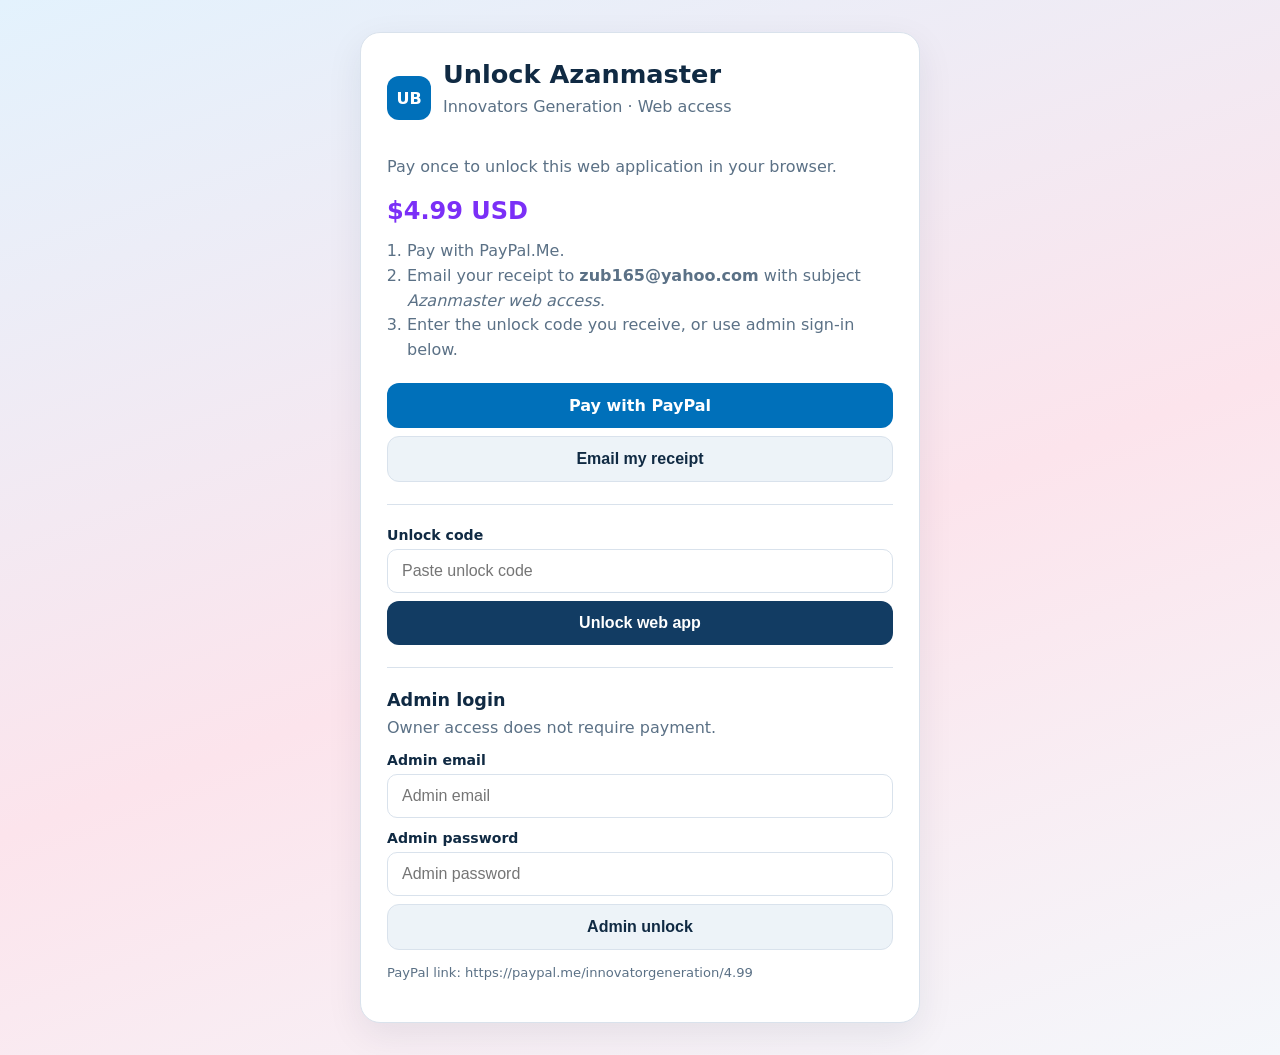
<file: index.html>
<!DOCTYPE html>
<html lang="en" data-theme="light">
<head>
<script data-ub-paywall="1">
(function(){var key="iw_paid_zub165_azanmaster_web";var q=new URLSearchParams(location.search);if(q.get("lock")==="1"||q.get("reset")==="1"){try{localStorage.removeItem(key)}catch(e){}}try{if(localStorage.getItem(key)!=="1"){location.replace("./paywall.html?next="+encodeURIComponent(location.pathname+location.search));}}catch(e){}})();
</script>
    <meta charset="UTF-8">
    <meta name="viewport" content="width=device-width, initial-scale=1.0, maximum-scale=5.0, minimum-scale=1.0">
    <meta name="description" content="Adhan Master - Islamic Prayer Times Application with accurate calculations and beautiful interface">
    <meta name="theme-color" content="#43a047">
    <meta name="apple-mobile-web-app-capable" content="yes">
    <meta name="apple-mobile-web-app-status-bar-style" content="black-translucent">
    <meta name="apple-mobile-web-app-title" content="Adhan Master">
    <meta name="mobile-web-app-capable" content="yes">
    <meta name="format-detection" content="telephone=no">
    <title>Adhan Master - Islamic Prayer Times</title>
    <link rel="preconnect" href="https://fonts.googleapis.com">
    <link rel="preconnect" href="https://fonts.gstatic.com" crossorigin>
    <link href="https://fonts.googleapis.com/css2?family=Roboto:wght@300;400;500;700&display=swap" rel="stylesheet">
    <link rel="stylesheet" href="./css/styles.css">
    <link rel="icon" type="image/svg+xml" href="./assets/icons/favicon.svg">
    <link rel="apple-touch-icon" href="./assets/icons/apple-touch-icon.png">
    <link rel="manifest" href="./manifest.json">
<meta name="viewport" content="width=device-width, initial-scale=1, viewport-fit=cover" />
  <meta name="mobile-web-app-capable" content="yes" />
  <meta name="apple-mobile-web-app-capable" content="yes" />
  <meta name="theme-color" content="#0f766e" />
  <style id="mobile-enhance">
    *, *::before, *::after { box-sizing: border-box; }
    html { -webkit-text-size-adjust: 100%; text-size-adjust: 100%; }
    body { margin: 0; overflow-x: hidden; }
    img, video, iframe, svg, canvas, table { max-width: 100%; height: auto; }
    input, select, textarea, button { max-width: 100%; font-size: 16px; }
    @media (max-width: 768px) {
      body { padding-left: 12px; padding-right: 12px; }
      h1 { font-size: 1.5rem; }
    }
  </style>
</head>
<body>
    <div class="pattern-bg"></div>
    
    <header class="app-header">
        <div class="header-left">
            <h1 class="app-title">Adhan Master</h1>
            <div id="location-info" class="location-info loading">
                <span id="location-coords">Loading location...</span>
                <button id="refresh-location" title="Refresh location">🔄</button>
            </div>
        </div>
        <div class="header-center">
            <div class="islamic-date">
                <div class="islamic-date-details">
                    <div class="islamic-date-primary">
                        <span id="islamic-date-day" class="islamic-day">--</span>
                        <span id="islamic-date-month" class="islamic-month">--</span>
                        <span id="islamic-date-year" class="islamic-year">--</span>
                    </div>
                    <div id="islamic-date-gregorian" class="gregorian-date-container">
                        <span class="gregorian-date-text">Loading...</span>
                    </div>
                </div>
                <div id="moon-phase" class="moon-phase">
                    <div class="moon-phase-container">
                        <span class="moon-phase-icon">🌒</span>
                        <span class="moon-phase-name">Loading...</span>
                    </div>
                </div>
            </div>
        </div>
        <div class="header-right">
            <button id="theme-toggle-btn" class="icon-btn" title="Change Theme">
                <span class="theme-icon">🕌</span>
            </button>
            <button id="settings-btn" class="icon-btn" title="Settings">
                <span class="settings-icon">⚙️</span>
            </button>
        </div>
    </header>

    <main>
        <div class="container">
            <div class="prayer-cards">
                <div class="prayer-card" data-prayer="tahajjud">
                    <h3>التهجد Tahajjud</h3>
                    <div class="prayer-time">01:40 AM</div>
                    <div class="countdown"></div>
                    <div class="qari-select-container">
                        <label for="tahajjudQariSelect">Select Qari:</label>
                        <select id="tahajjudQariSelect" class="qari-select"></select>
                    </div>
                    <div class="adhan-controls">
                        <button class="play-adhan" data-prayer="tahajjud">Play Adhan</button>
                        <button class="stop-adhan" data-prayer="tahajjud" disabled>Stop</button>
                    </div>
                </div>
                
                <div class="prayer-card" data-prayer="suhoor">
                    <h3>السحور Suhoor Ends</h3>
                    <div class="prayer-time">04:50 AM</div>
                    <div class="countdown"></div>
                    <div class="qari-select-container">
                        <label for="suhoorQariSelect">Select Qari:</label>
                        <select id="suhoorQariSelect" class="qari-select"></select>
                    </div>
                    <div class="adhan-controls">
                        <button class="play-adhan" data-prayer="suhoor">Play Adhan</button>
                        <button class="stop-adhan" data-prayer="suhoor" disabled>Stop</button>
                    </div>
                </div>
                
                <div class="prayer-card active" data-prayer="fajr">
                    <h3>الفجر Fajr</h3>
                    <div class="prayer-time">05:50 AM</div>
                    <div class="countdown">2h 30m 15s</div>
                    <div class="qari-select-container">
                        <label for="fajrQariSelect">Select Qari:</label>
                        <select id="fajrQariSelect" class="qari-select"></select>
                    </div>
                    <div class="adhan-controls">
                        <button class="play-adhan" data-prayer="fajr">Play Adhan</button>
                        <button class="stop-adhan" data-prayer="fajr" disabled>Stop</button>
                    </div>
                </div>
                
                <div class="prayer-card" data-prayer="ishraq">
                    <h3>الإشراق Ishraq</h3>
                    <div class="prayer-time">06:19 AM</div>
                    <div class="countdown"></div>
                    <div class="qari-select-container">
                        <label for="ishraqQariSelect">Select Qari:</label>
                        <select id="ishraqQariSelect" class="qari-select"></select>
                    </div>
                    <div class="adhan-controls">
                        <button class="play-adhan" data-prayer="ishraq">Play Adhan</button>
                        <button class="stop-adhan" data-prayer="ishraq" disabled>Stop</button>
                    </div>
                </div>
                
                <div class="prayer-card" data-prayer="dhuhr">
                    <h3>الظهر Dhuhr</h3>
                    <div class="prayer-time">12:06 PM</div>
                    <div class="countdown"></div>
                    <div class="qari-select-container">
                        <label for="dhuhrQariSelect">Select Qari:</label>
                        <select id="dhuhrQariSelect" class="qari-select"></select>
                    </div>
                    <div class="adhan-controls">
                        <button class="play-adhan" data-prayer="dhuhr">Play Adhan</button>
                        <button class="stop-adhan" data-prayer="dhuhr" disabled>Stop</button>
                    </div>
                </div>
                
                <div class="prayer-card" data-prayer="asr">
                    <h3>العصر Asr</h3>
                    <div class="prayer-time">03:56 PM</div>
                    <div class="countdown"></div>
                    <div class="qari-select-container">
                        <label for="asrQariSelect">Select Qari:</label>
                        <select id="asrQariSelect" class="qari-select"></select>
                    </div>
                    <div class="adhan-controls">
                        <button class="play-adhan" data-prayer="asr">Play Adhan</button>
                        <button class="stop-adhan" data-prayer="asr" disabled>Stop</button>
                    </div>
                </div>
                
                <div class="prayer-card" data-prayer="maghrib">
                    <h3>المغرب Maghrib</h3>
                    <div class="prayer-time">06:08 PM</div>
                    <div class="countdown"></div>
                    <div class="qari-select-container">
                        <label for="maghribQariSelect">Select Qari:</label>
                        <select id="maghribQariSelect" class="qari-select"></select>
                    </div>
                    <div class="adhan-controls">
                        <button class="play-adhan" data-prayer="maghrib">Play Adhan</button>
                        <button class="stop-adhan" data-prayer="maghrib" disabled>Stop</button>
                    </div>
                </div>
                
                <div class="prayer-card" data-prayer="isha">
                    <h3>العشاء Isha</h3>
                    <div class="prayer-time">07:37 PM</div>
                    <div class="countdown"></div>
                    <div class="qari-select-container">
                        <label for="ishaQariSelect">Select Qari:</label>
                        <select id="ishaQariSelect" class="qari-select"></select>
                    </div>
                    <div class="adhan-controls">
                        <button class="play-adhan" data-prayer="isha">Play Adhan</button>
                        <button class="stop-adhan" data-prayer="isha" disabled>Stop</button>
                    </div>
                </div>
            </div>

            <div class="settings-section">
                <h3>Prayer Time Settings</h3>
                
                <!-- Calculation Method -->
                <div class="setting-group">
                    <label for="calculationMethod">Calculation Method:</label>
                    <select id="calculationMethod" class="setting-select">
                        <option value="MuslimWorldLeague">Muslim World League</option>
                        <option value="Egyptian">Egyptian General Authority</option>
                        <option value="Karachi">University of Islamic Sciences, Karachi</option>
                        <option value="UmmAlQura">Umm Al-Qura University, Makkah</option>
                        <option value="Dubai">Dubai</option>
                        <option value="MoonsightingCommittee">Moonsighting Committee</option>
                        <option value="NorthAmerica">Islamic Society of North America (ISNA)</option>
                        <option value="Kuwait">Kuwait</option>
                        <option value="Qatar">Qatar</option>
                        <option value="Tehran">Institute of Geophysics, Tehran</option>
                    </select>
                </div>

                <!-- Madhab -->
                <div class="setting-group">
                    <label>Madhab:</label>
                    <div class="radio-group">
                        <input type="radio" id="shafi" name="madhab" value="Shafi" checked>
                        <label for="shafi">Shafi'i, Maliki, Hanbali</label>
                        <input type="radio" id="hanafi" name="madhab" value="Hanafi">
                        <label for="hanafi">Hanafi</label>
                    </div>
                </div>

                <!-- API Calculation Toggle -->
                <div class="setting-group">
                    <label>Calculation Source:</label>
                    <div class="toggle-group">
                        <input type="checkbox" id="useAPI" class="toggle-input" checked>
                        <label for="useAPI" class="toggle-label">Use API for prayer time calculation</label>
                        <span class="calculation-source-info">
                            Current source: <span id="calculationSource" class="source-api">API</span>
                        </span>
                    </div>
                    <div class="setting-description">
                        When enabled, prayer times are fetched from an online API for greater accuracy.
                        If disabled or if the API is unavailable, calculation will be done locally.
                    </div>
                </div>

                <!-- DST Settings -->
                <div class="setting-group">
                    <label>Daylight Saving Time:</label>
                    <div class="radio-group">
                        <input type="radio" id="dst-auto" name="dst" value="automatic" checked>
                        <label for="dst-auto">Automatic</label>
                        <input type="radio" id="dst-on" name="dst" value="always-on">
                        <label for="dst-on">Always On</label>
                        <input type="radio" id="dst-off" name="dst" value="always-off">
                        <label for="dst-off">Always Off</label>
                    </div>
                    <div id="dstStatus" class="dst-status">Daylight Saving Time is not active</div>
                </div>

                <!-- Prayer Notifications -->
                <div class="setting-group">
                    <label>Prayer Time Notifications:</label>
                    <div class="toggle-group">
                        <input type="checkbox" id="prayerNotifications" class="toggle-input">
                        <label for="prayerNotifications" class="toggle-label">Enable Adhan notifications</label>
                    </div>
                    <div id="notificationBanner" class="notification-banner" style="display: none;">
                        Enable notifications to receive Adhan alerts
                    </div>
                </div>

                <div class="setting-group">
                    <label>Azan Readiness</label>
                    <div class="readiness-grid">
                        <div class="readiness-item">
                            <span class="readiness-label">Audio unlocked</span>
                            <span id="statusAudio" class="readiness-badge readiness-warn">Checking...</span>
                        </div>
                        <div class="readiness-item">
                            <span class="readiness-label">Notifications</span>
                            <span id="statusNotifications" class="readiness-badge readiness-warn">Checking...</span>
                        </div>
                        <div class="readiness-item">
                            <span class="readiness-label">Location live</span>
                            <span id="statusLocation" class="readiness-badge readiness-warn">Checking...</span>
                        </div>
                        <div class="readiness-item">
                            <span class="readiness-label">Next prayer scheduled</span>
                            <span id="statusSchedule" class="readiness-badge readiness-warn">Checking...</span>
                        </div>
                    </div>
                    <div id="statusSummary" class="setting-description">
                        Checking Azan readiness...
                    </div>
                </div>

                <div class="setting-group" id="adhanSelfTestPanel" style="display: none;">
                    <label>Adhan Self-Test (Dev)</label>
                    <div class="adhan-controls">
                        <button id="selfTestPlayBtn" type="button">Play Test</button>
                        <button id="selfTestStopBtn" type="button">Stop Test</button>
                    </div>
                    <div id="selfTestStatus" class="setting-description">
                        Hidden by default. Open with <code>?dev=1</code> to verify single-trigger playback.
                    </div>
                </div>
            </div>

            <!-- Qibla Compass -->
            <div class="qibla-compass">
                <h3 style="color: var(--primary-color); margin-bottom: 15px;">Qibla Direction</h3>
                <div class="qibla-compass-bg"></div>
                <div class="compass-arrow"></div>
                <div class="compass-info">Finding Qibla direction...</div>
            </div>
        </div>
    </main>

    <!-- Theme Switcher -->
    <!-- Removed in favor of the theme modal -->

    <!-- Add Adhan Library -->
    <script src="./assets/js/adhan.js"></script>
    <script type="module" src="./js/modules/app-init.js"></script>
    
    <!-- Service Worker Registration -->
    <script>
        if ('serviceWorker' in navigator) {
            window.addEventListener('load', () => {
                navigator.serviceWorker.register('./service-worker.js')
                    .then(registration => {
                        console.log('ServiceWorker registration successful with scope: ', registration.scope);
                    })
                    .catch(error => {
                        console.error('ServiceWorker registration failed: ', error);
                    });
            });
        }
    </script>
    
</body>
</html>
</file>
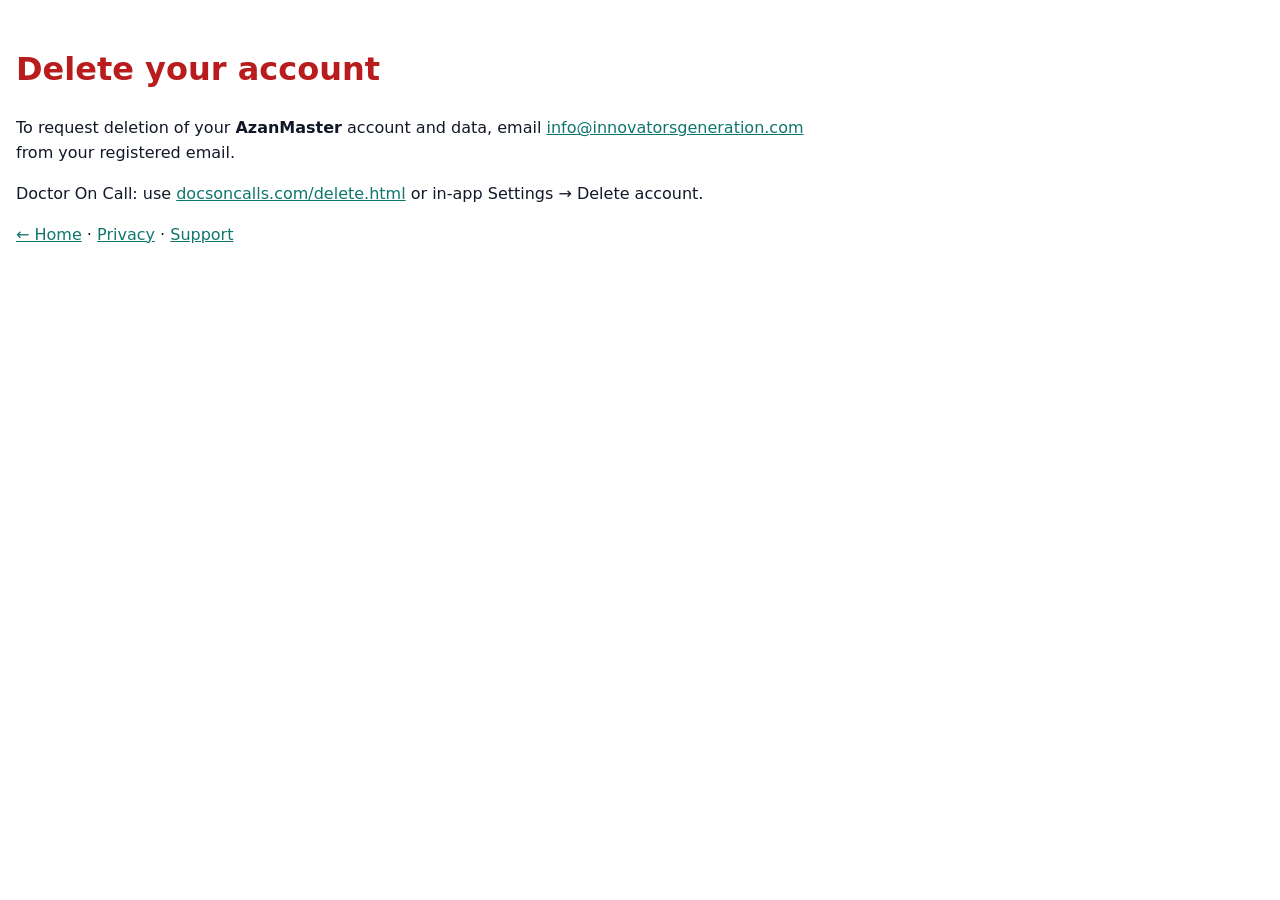
<file: delete.html>
<!doctype html>
<html lang="en">
<head>
  <meta charset="UTF-8" />
  <meta name="viewport" content="width=device-width, initial-scale=1" />
  <title>Delete Account · AzanMaster</title>
  <style>
    body { margin: 0; font-family: system-ui, sans-serif; line-height: 1.55; color: #111827; max-width: 820px; margin: 0 auto; padding: 24px 16px; }
    h1 { color: #b91c1c; }
    a { color: #0f766e; }
  </style>
<meta name="viewport" content="width=device-width, initial-scale=1, viewport-fit=cover" />
  <meta name="mobile-web-app-capable" content="yes" />
  <meta name="apple-mobile-web-app-capable" content="yes" />
  <meta name="theme-color" content="#0f766e" />
  <style id="mobile-enhance">
    *, *::before, *::after { box-sizing: border-box; }
    html { -webkit-text-size-adjust: 100%; text-size-adjust: 100%; }
    body { margin: 0; overflow-x: hidden; }
    img, video, iframe, svg, canvas, table { max-width: 100%; height: auto; }
    input, select, textarea, button { max-width: 100%; font-size: 16px; }
    @media (max-width: 768px) {
      body { padding-left: 12px; padding-right: 12px; }
      h1 { font-size: 1.5rem; }
    }
  </style>
</head>
<body>
  <h1>Delete your account</h1>
  <p>To request deletion of your <strong>AzanMaster</strong> account and data, email
    <a href="mailto:info@innovatorsgeneration.com?subject=Delete%20account%20AzanMaster">info@innovatorsgeneration.com</a>
    from your registered email.</p>
  <p>Doctor On Call: use <a href="https://docsoncalls.com/delete.html">docsoncalls.com/delete.html</a> or in-app Settings → Delete account.</p>
  <p><a href="index.html">← Home</a> · <a href="privacy.html">Privacy</a> · <a href="support.html">Support</a></p>
</body>
</html>
</file>
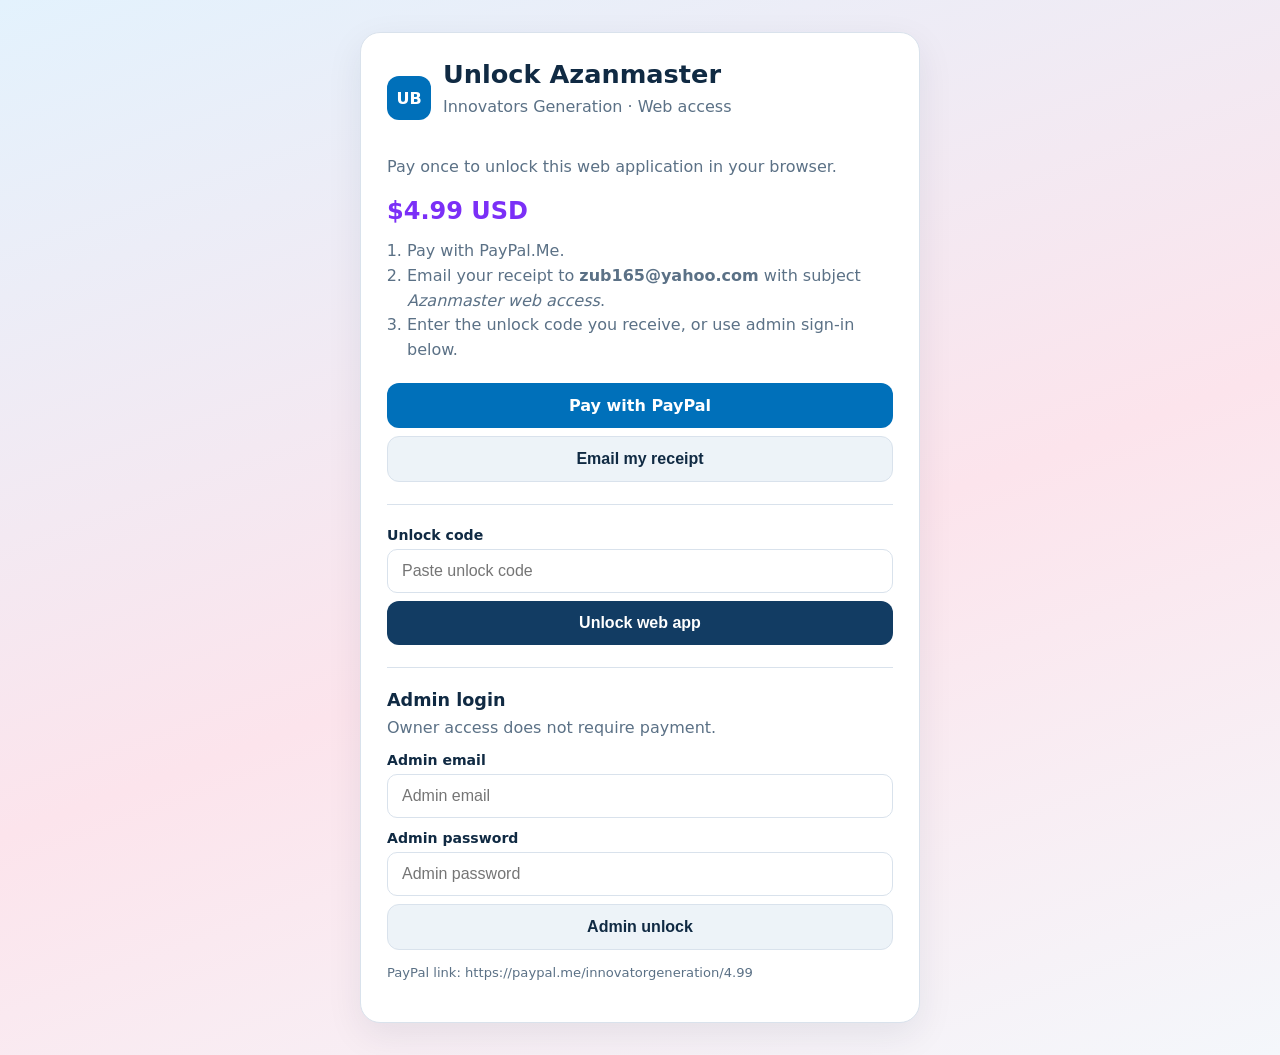
<file: paywall.html>
<!doctype html>
<html lang="en">
<head>
<meta charset="utf-8">
<meta name="viewport" content="width=device-width, initial-scale=1">
<meta name="robots" content="noindex">
<title>Unlock Azanmaster</title>
<style>
:root{--bg:#f4f7fb;--card:#fff;--ink:#102a43;--muted:#5b7186;--primary:#0070ba;--accent:#7b2ff7;--border:#d9e2ec;--ok:#0d7377;--err:#b00020}
*{box-sizing:border-box}
body{margin:0;min-height:100vh;font-family:system-ui,-apple-system,"Segoe UI",sans-serif;color:var(--ink);background:linear-gradient(160deg,#e3f2fd,#fce4ec 55%,var(--bg));padding:32px 18px}
.wrap{max-width:560px;margin:0 auto}
.card{background:var(--card);border:1px solid var(--border);border-radius:20px;padding:26px;box-shadow:0 12px 36px rgba(16,42,67,.08)}
.brand{display:flex;align-items:center;gap:12px;margin-bottom:18px}
.logo{width:44px;height:44px;border-radius:12px;background:var(--primary);color:#fff;display:grid;place-items:center;font-weight:800}
h1{font-size:1.6rem;margin:0 0 6px}
.sub{color:var(--muted);margin:0 0 18px;line-height:1.5}
.price{font-size:1.5rem;font-weight:800;color:var(--accent);margin:14px 0}
ol{line-height:1.55;color:var(--muted);padding-left:20px;margin:0 0 20px}
a.btn,button{display:block;width:100%;border:0;border-radius:12px;padding:13px 16px;font-size:1rem;font-weight:650;text-align:center;text-decoration:none;cursor:pointer;margin:8px 0}
a.btn{background:var(--primary);color:#fff}
button{background:#123c63;color:#fff}
button.secondary{background:#edf3f8;color:var(--ink);border:1px solid var(--border)}
hr{border:0;border-top:1px solid var(--border);margin:22px 0}
label{display:block;font-size:.88rem;font-weight:650;margin:12px 0 6px}
input{width:100%;padding:12px 14px;border:1px solid var(--border);border-radius:10px;font-size:1rem}
.msg{margin-top:12px;font-size:.9rem;display:none}
.msg.err{display:block;color:var(--err)}
.msg.ok{display:block;color:var(--ok)}
.small{font-size:.82rem;color:var(--muted);line-height:1.5;word-break:break-all}
</style>
</head>
<body>
<div class="wrap"><div class="card">
<div class="brand"><div class="logo">UB</div><div><h1>Unlock Azanmaster</h1><p class="sub">Innovators Generation · Web access</p></div></div>
<p class="sub">Pay once to unlock this web application in your browser.</p>
<div class="price" id="price">$4.99 USD</div>
<ol><li>Pay with PayPal.Me.</li><li>Email your receipt to <strong>zub165@yahoo.com</strong> with subject <em>Azanmaster web access</em>.</li><li>Enter the unlock code you receive, or use admin sign-in below.</li></ol>
<a class="btn" id="paypal" href="https://paypal.me/innovatorgeneration/4.99" target="_blank" rel="noopener">Pay with PayPal</a>
<button class="secondary" id="emailBtn" type="button">Email my receipt</button>
<hr>
<label for="code">Unlock code</label>
<input id="code" autocomplete="off" placeholder="Paste unlock code">
<button id="unlockBtn" type="button">Unlock web app</button>
<hr>
<h2 style="font-size:1.1rem;margin:0">Admin login</h2>
<p class="sub" style="margin:6px 0">Owner access does not require payment.</p>
<label for="adminEmail">Admin email</label>
<input id="adminEmail" autocomplete="username" placeholder="Admin email">
<label for="adminPassword">Admin password</label>
<input id="adminPassword" type="password" autocomplete="current-password" placeholder="Admin password">
<button class="secondary" id="adminBtn" type="button">Admin unlock</button>
<div class="msg err" id="msg"></div>
<p class="small">PayPal link: <span id="paypalText">https://paypal.me/innovatorgeneration/4.99</span></p>
<p class="small" id="already" style="display:none">This browser is already unlocked. <a href="#" id="openApp">Open app</a> · <a href="?lock=1">Lock again</a></p>
</div></div>
<script>
var CFG = {"appName": "Azanmaster", "priceLabel": "$4.99 USD", "paypalMeUrl": "https://paypal.me/innovatorgeneration/4.99", "contactEmail": "zub165@yahoo.com", "subject": "Azanmaster web access", "unlockCodes": ["URDU-WEB-2026", "INNOVATOR-WEB-2026", "HFA-WEB-2026", "HEALTHFORALL-UNLOCK", "HFA-ADMIN-786"], "admins": [{"email": "zub165@yahoo.com", "hash": "6ef937c819981c8764d467d258588b94bd7fc9ff64a9ed590ae19609647e9c3a"}, {"email": "admin", "hash": "f138f07253dd1e82e4cf1ee90788004d0c7c7a7b3cb7207379d8468c1ab3d4f8"}], "storageKey": "iw_paid_zub165_azanmaster_web"};
(function(){
var key=CFG.storageKey;
function msg(type,text){var m=document.getElementById("msg");m.className="msg "+type;m.textContent=text}
function safeNext(raw){if(!raw)return"./";try{var u=new URL(raw,location.origin);if(u.origin!==location.origin)return"./";return u.pathname+u.search+u.hash}catch(e){return"./"}}
var next=safeNext(new URLSearchParams(location.search).get("next"));
function unlock(){try{localStorage.setItem(key,"1")}catch(e){}msg("ok","Access unlocked. Opening app...");setTimeout(function(){location.replace(next)},400)}
if(localStorage.getItem(key)==="1"){document.getElementById("already").style.display="block";document.getElementById("openApp").href=next}
async function sha256(text){var bytes=new TextEncoder().encode(text);var digest=await crypto.subtle.digest("SHA-256",bytes);return Array.from(new Uint8Array(digest)).map(function(b){return b.toString(16).padStart(2,"0")}).join("")}
document.getElementById("unlockBtn").onclick=function(){var code=(document.getElementById("code").value||"").trim();if(CFG.unlockCodes.indexOf(code)>=0){msg("ok","Valid code. Unlocking...");unlock()}else{msg("err","Invalid unlock code.")}};
document.getElementById("adminBtn").onclick=async function(){var email=(document.getElementById("adminEmail").value||"").trim().toLowerCase();var pass=document.getElementById("adminPassword").value||"";if(!email||!pass){msg("err","Enter admin email and password.");return}msg("ok","Checking admin credentials...");try{var hash=await sha256(pass);var ok=CFG.admins.some(function(a){return (a.email||"").toLowerCase()===email&&a.hash===hash});if(ok){unlock()}else{msg("err","Admin sign-in failed.")}}catch(e){msg("err","Admin sign-in needs HTTPS. Open this page over HTTPS.")}};
document.getElementById("emailBtn").onclick=function(){location.href="mailto:zub165@yahoo.com?subject=Azanmaster%20web%20access"};
document.getElementById("code").addEventListener("keydown",function(e){if(e.key==="Enter")document.getElementById("unlockBtn").click()});
document.getElementById("adminPassword").addEventListener("keydown",function(e){if(e.key==="Enter")document.getElementById("adminBtn").click()});
})();
</script>
</body>
</html>
</file>
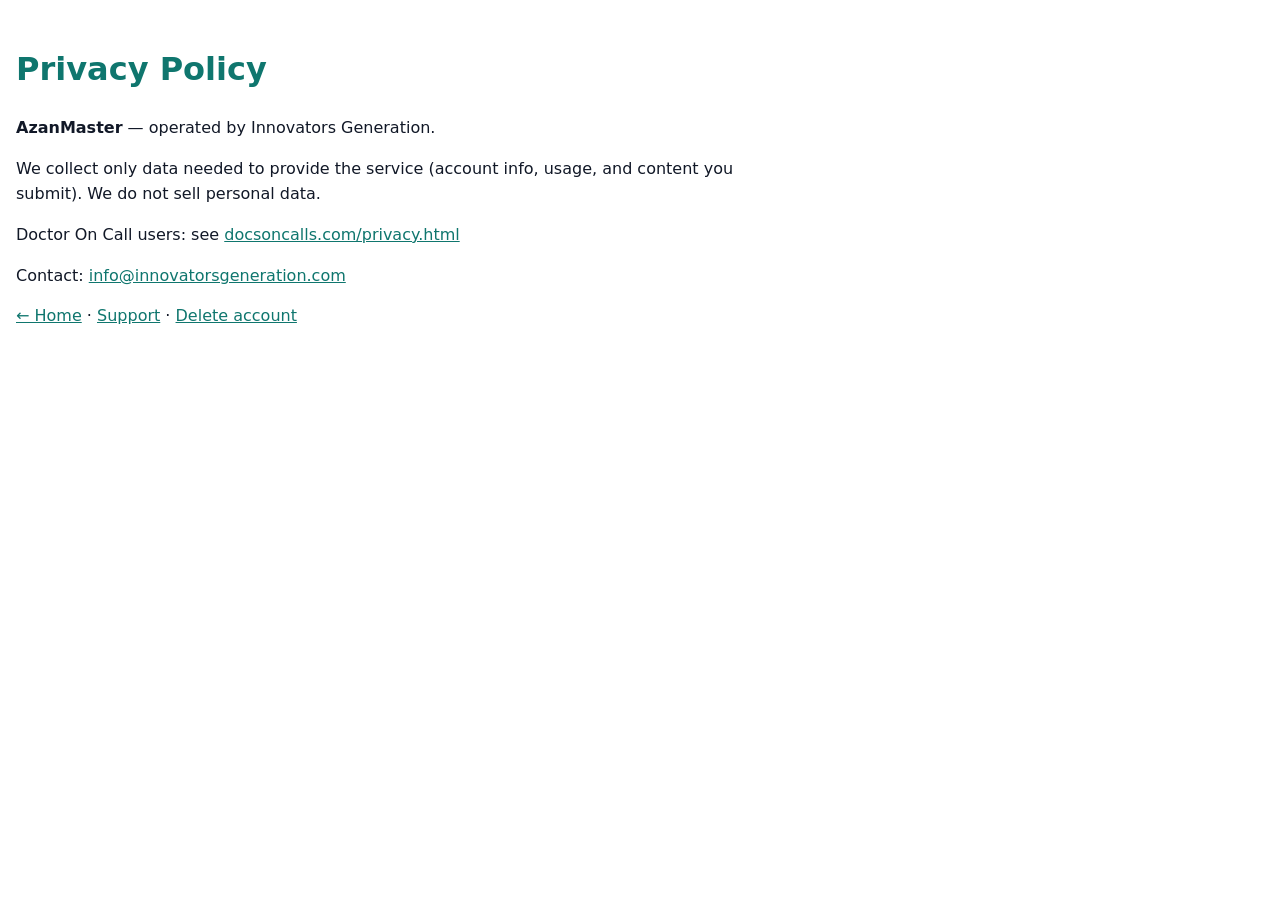
<file: privacy.html>
<!doctype html>
<html lang="en">
<head>
  <meta charset="UTF-8" />
  <meta name="viewport" content="width=device-width, initial-scale=1" />
  <title>Privacy Policy · AzanMaster</title>
  <style>
    body { margin: 0; font-family: system-ui, sans-serif; line-height: 1.55; color: #111827; max-width: 820px; margin: 0 auto; padding: 24px 16px; }
    h1 { color: #0f766e; }
    a { color: #0f766e; }
  </style>
<meta name="viewport" content="width=device-width, initial-scale=1, viewport-fit=cover" />
  <meta name="mobile-web-app-capable" content="yes" />
  <meta name="apple-mobile-web-app-capable" content="yes" />
  <meta name="theme-color" content="#0f766e" />
  <style id="mobile-enhance">
    *, *::before, *::after { box-sizing: border-box; }
    html { -webkit-text-size-adjust: 100%; text-size-adjust: 100%; }
    body { margin: 0; overflow-x: hidden; }
    img, video, iframe, svg, canvas, table { max-width: 100%; height: auto; }
    input, select, textarea, button { max-width: 100%; font-size: 16px; }
    @media (max-width: 768px) {
      body { padding-left: 12px; padding-right: 12px; }
      h1 { font-size: 1.5rem; }
    }
  </style>
</head>
<body>
  <h1>Privacy Policy</h1>
  <p><strong>AzanMaster</strong> — operated by Innovators Generation.</p>
  <p>We collect only data needed to provide the service (account info, usage, and content you submit). We do not sell personal data.</p>
  <p>Doctor On Call users: see <a href="https://docsoncalls.com/privacy.html">docsoncalls.com/privacy.html</a></p>
  <p>Contact: <a href="mailto:info@innovatorsgeneration.com">info@innovatorsgeneration.com</a></p>
  <p><a href="index.html">← Home</a> · <a href="support.html">Support</a> · <a href="delete.html">Delete account</a></p>
</body>
</html>
</file>
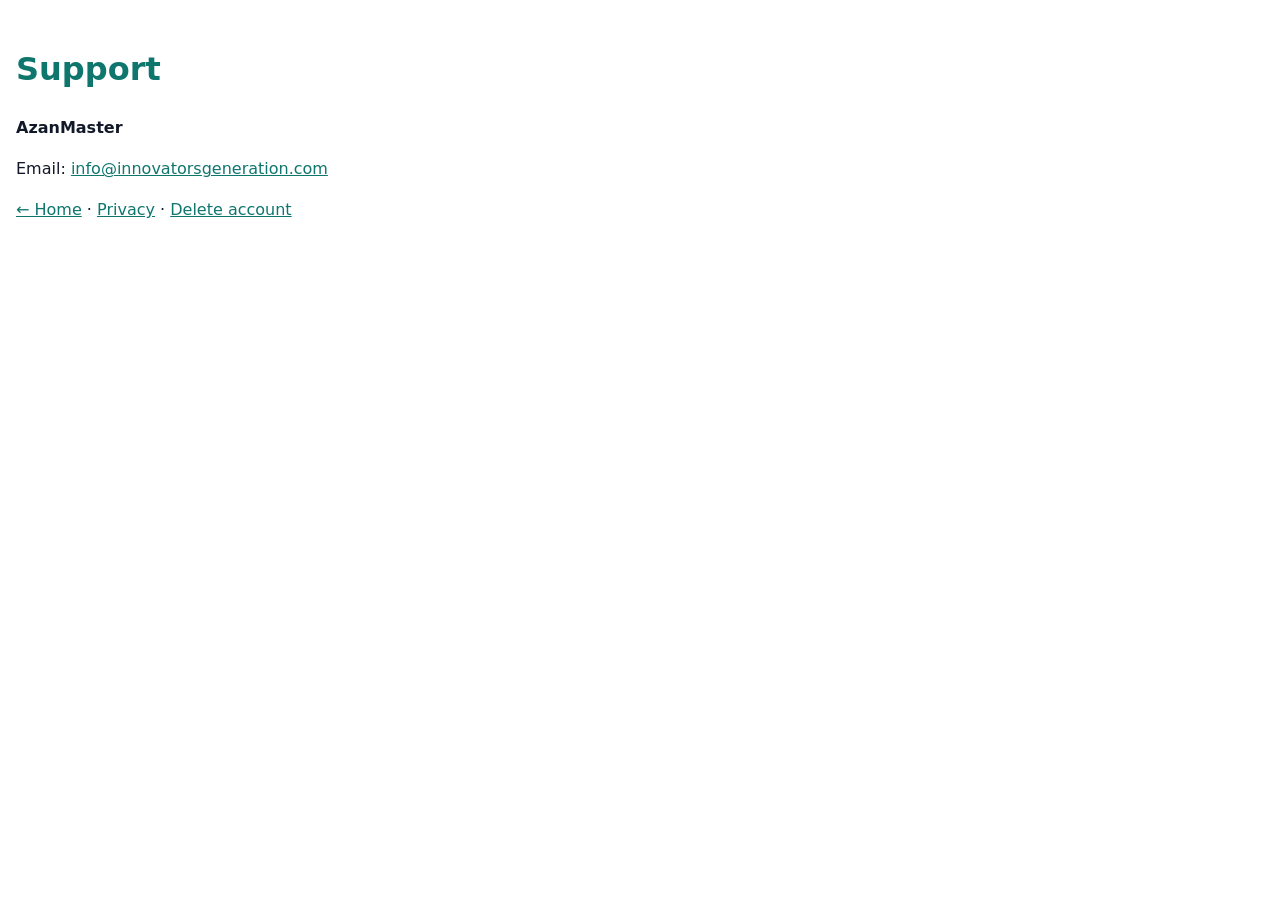
<file: support.html>
<!doctype html>
<html lang="en">
<head>
  <meta charset="UTF-8" />
  <meta name="viewport" content="width=device-width, initial-scale=1" />
  <title>Support · AzanMaster</title>
  <style>
    body { margin: 0; font-family: system-ui, sans-serif; line-height: 1.55; color: #111827; max-width: 820px; margin: 0 auto; padding: 24px 16px; }
    h1 { color: #0f766e; }
    a { color: #0f766e; }
  </style>
<meta name="viewport" content="width=device-width, initial-scale=1, viewport-fit=cover" />
  <meta name="mobile-web-app-capable" content="yes" />
  <meta name="apple-mobile-web-app-capable" content="yes" />
  <meta name="theme-color" content="#0f766e" />
  <style id="mobile-enhance">
    *, *::before, *::after { box-sizing: border-box; }
    html { -webkit-text-size-adjust: 100%; text-size-adjust: 100%; }
    body { margin: 0; overflow-x: hidden; }
    img, video, iframe, svg, canvas, table { max-width: 100%; height: auto; }
    input, select, textarea, button { max-width: 100%; font-size: 16px; }
    @media (max-width: 768px) {
      body { padding-left: 12px; padding-right: 12px; }
      h1 { font-size: 1.5rem; }
    }
  </style>
</head>
<body>
  <h1>Support</h1>
  <p><strong>AzanMaster</strong></p>
  <p>Email: <a href="mailto:info@innovatorsgeneration.com">info@innovatorsgeneration.com</a></p>
  <p><a href="index.html">← Home</a> · <a href="privacy.html">Privacy</a> · <a href="delete.html">Delete account</a></p>
</body>
</html>
</file>
<file: css/styles.css>
:root {
    /* Light Theme Variables */
    --bg-color-light: #f5f5f5;
    --text-color-light: #333;
    --primary-color-light: #2e7d32;
    --secondary-color-light: #4caf50;
    --accent-color-light: #8bc34a;
    --card-bg-light: #fff;
    --card-shadow-light: 0 4px 8px rgba(0, 0, 0, 0.1);
    --pattern-opacity-light: 0.05;
    --primary-color-rgb-light: 46, 125, 50;
    --accent-color-rgb-light: 139, 195, 74;
    --border-color-light: transparent;
    
    /* Dark Theme Variables */
    --bg-color-dark: #121212;
    --text-color-dark: #e0e0e0;
    --primary-color-dark: #388e3c;
    --secondary-color-dark: #66bb6a;
    --accent-color-dark: #a5d6a7;
    --card-bg-dark: #1e1e1e;
    --card-shadow-dark: 0 4px 8px rgba(0, 0, 0, 0.3);
    --pattern-opacity-dark: 0.1;
    --primary-color-rgb-dark: 56, 142, 60;
    --accent-color-rgb-dark: 165, 214, 167;
    --border-color-dark: transparent;
    
    /* Islamic Green Theme Variables */
    --bg-color-islamic: #a7d7a8;
    --text-color-islamic: #ffffff;
    --primary-color-islamic: #0d5d14;
    --secondary-color-islamic: #1a7d23;
    --accent-color-islamic: #d4af37; /* Gold accent */
    --card-bg-islamic: #0d5d14;
    --card-shadow-islamic: 0 4px 12px rgba(0, 0, 0, 0.2);
    --pattern-opacity-islamic: 0.08;
    --primary-color-rgb-islamic: 13, 93, 20;
    --accent-color-rgb-islamic: 212, 175, 55;
    --border-color-islamic: #d4af37; /* Gold border */
    --islamic-arch: url("data:image/svg+xml,%3Csvg xmlns='http://www.w3.org/2000/svg' viewBox='0 0 100 50'%3E%3Cpath d='M0,50 L0,20 Q50,-20 100,20 L100,50 Z' fill='none' stroke='%23d4af37' stroke-width='2'/%3E%3C/svg%3E");
    
    /* Desert Theme Variables */
    --bg-color-desert: #fcf6e9;
    --text-color-desert: #5d4037;
    --primary-color-desert: #b8860b;
    --secondary-color-desert: #d4a017;
    --accent-color-desert: #e6c619;
    --card-bg-desert: #fff8e1;
    --card-shadow-desert: 0 4px 8px rgba(184, 134, 11, 0.2);
    --pattern-opacity-desert: 0.05;
    --primary-color-rgb-desert: 184, 134, 11;
    --accent-color-rgb-desert: 230, 198, 25;
    --border-color-desert: #d4a017;
    
    /* Emerald Theme Variables */
    --bg-color-emerald: #e8f5e9;
    --text-color-emerald: #1b5e20;
    --primary-color-emerald: #00897b;
    --secondary-color-emerald: #26a69a;
    --accent-color-emerald: #4db6ac;
    --card-bg-emerald: #f1f8e9;
    --card-shadow-emerald: 0 4px 8px rgba(0, 137, 123, 0.2);
    --pattern-opacity-emerald: 0.05;
    --primary-color-rgb-emerald: 0, 137, 123;
    --accent-color-rgb-emerald: 77, 182, 172;
    --border-color-emerald: #26a69a;
    
    /* Azure Theme Variables */
    --bg-color-azure: #e3f2fd;
    --text-color-azure: #0d47a1;
    --primary-color-azure: #1976d2;
    --secondary-color-azure: #2196f3;
    --accent-color-azure: #64b5f6;
    --card-bg-azure: #e8f4fd;
    --card-shadow-azure: 0 4px 8px rgba(25, 118, 210, 0.2);
    --pattern-opacity-azure: 0.05;
    --primary-color-rgb-azure: 25, 118, 210;
    --accent-color-rgb-azure: 100, 181, 246;
    --border-color-azure: #2196f3;
    
    /* Ramadan Theme Variables */
    --bg-color-ramadan: #f8f1e0;
    --text-color-ramadan: #5d4037;
    --primary-color-ramadan: #c8a415;
    --secondary-color-ramadan: #e6c619;
    --accent-color-ramadan: #f8e71c;
    --card-bg-ramadan: #fff8e1;
    --card-shadow-ramadan: 0 4px 8px rgba(200, 164, 21, 0.2);
    --pattern-opacity-ramadan: 0.08;
    --primary-color-rgb-ramadan: 200, 164, 21;
    --accent-color-rgb-ramadan: 248, 231, 28;
    --border-color-ramadan: #e6c619;
    
    /* Night Theme Variables */
    --bg-color-night: #0a1929;
    --text-color-night: #e0e0e0;
    --primary-color-night: #5c6bc0;
    --secondary-color-night: #7986cb;
    --accent-color-night: #9fa8da;
    --card-bg-night: #102a43;
    --card-shadow-night: 0 4px 8px rgba(0, 0, 0, 0.5);
    --pattern-opacity-night: 0.1;
    --primary-color-rgb-night: 92, 107, 192;
    --accent-color-rgb-night: 159, 168, 218;
    --border-color-night: #7986cb;
    
    /* Calligraphy Theme Variables */
    --bg-color-calligraphy: #f5f0e6;
    --text-color-calligraphy: #3e2723;
    --primary-color-calligraphy: #795548;
    --secondary-color-calligraphy: #8d6e63;
    --accent-color-calligraphy: #a1887f;
    --card-bg-calligraphy: #f8f5f0;
    --card-shadow-calligraphy: 0 4px 8px rgba(121, 85, 72, 0.2);
    --pattern-opacity-calligraphy: 0.05;
    --primary-color-rgb-calligraphy: 121, 85, 72;
    --accent-color-rgb-calligraphy: 161, 136, 127;
    --border-color-calligraphy: #8d6e63;

    /* Twilight Theme Variables */
    --bg-color-twilight: #141627;
    --text-color-twilight: #e8eaf6;
    --primary-color-twilight: #7e57c2;
    --secondary-color-twilight: #9575cd;
    --accent-color-twilight: #26c6da;
    --card-bg-twilight: #1f2336;
    --card-shadow-twilight: 0 10px 28px rgba(0, 0, 0, 0.45);
    --pattern-opacity-twilight: 0.14;
    --primary-color-rgb-twilight: 126, 87, 194;
    --accent-color-rgb-twilight: 38, 198, 218;
    --border-color-twilight: #5c6bc0;
    
    /* Default Theme (Light) */
    --bg-color: var(--bg-color-light);
    --text-color: var(--text-color-light);
    --primary-color: var(--primary-color-light);
    --secondary-color: var(--secondary-color-light);
    --accent-color: var(--accent-color-light);
    --card-bg: var(--card-bg-light);
    --card-shadow: var(--card-shadow-light);
    --pattern-opacity: var(--pattern-opacity-light);
    --primary-color-rgb: var(--primary-color-rgb-light);
    --accent-color-rgb: var(--accent-color-rgb-light);
    --border-color: var(--border-color-light);
}

/* Light Theme */
[data-theme="light"] {
    --bg-color: var(--bg-color-light);
    --text-color: var(--text-color-light);
    --primary-color: var(--primary-color-light);
    --secondary-color: var(--secondary-color-light);
    --accent-color: var(--accent-color-light);
    --card-bg: var(--card-bg-light);
    --card-shadow: var(--card-shadow-light);
    --pattern-opacity: var(--pattern-opacity-light);
    --primary-color-rgb: var(--primary-color-rgb-light);
    --accent-color-rgb: var(--accent-color-rgb-light);
    --border-color: var(--border-color-light);
}

/* Dark Theme */
[data-theme="dark"] {
    --bg-color: var(--bg-color-dark);
    --text-color: var(--text-color-dark);
    --primary-color: var(--primary-color-dark);
    --secondary-color: var(--secondary-color-dark);
    --accent-color: var(--accent-color-dark);
    --card-bg: var(--card-bg-dark);
    --card-shadow: var(--card-shadow-dark);
    --pattern-opacity: var(--pattern-opacity-dark);
    --primary-color-rgb: var(--primary-color-rgb-dark);
    --accent-color-rgb: var(--accent-color-rgb-dark);
    --border-color: var(--border-color-dark);
}

/* Islamic Green Theme */
[data-theme="islamic"] {
    --bg-color: var(--bg-color-islamic);
    --text-color: var(--text-color-islamic);
    --primary-color: var(--primary-color-islamic);
    --secondary-color: var(--secondary-color-islamic);
    --accent-color: var(--accent-color-islamic);
    --card-bg: var(--card-bg-islamic);
    --card-shadow: var(--card-shadow-islamic);
    --pattern-opacity: var(--pattern-opacity-islamic);
    --primary-color-rgb: var(--primary-color-rgb-islamic);
    --accent-color-rgb: var(--accent-color-rgb-islamic);
    --border-color: var(--border-color-islamic);
}

/* Desert Theme */
[data-theme="desert"] {
    --bg-color: var(--bg-color-desert);
    --text-color: var(--text-color-desert);
    --primary-color: var(--primary-color-desert);
    --secondary-color: var(--secondary-color-desert);
    --accent-color: var(--accent-color-desert);
    --card-bg: var(--card-bg-desert);
    --card-shadow: var(--card-shadow-desert);
    --pattern-opacity: var(--pattern-opacity-desert);
    --primary-color-rgb: var(--primary-color-rgb-desert);
    --accent-color-rgb: var(--accent-color-rgb-desert);
    --border-color: var(--border-color-desert);
}

/* Emerald Theme */
[data-theme="emerald"] {
    --bg-color: var(--bg-color-emerald);
    --text-color: var(--text-color-emerald);
    --primary-color: var(--primary-color-emerald);
    --secondary-color: var(--secondary-color-emerald);
    --accent-color: var(--accent-color-emerald);
    --card-bg: var(--card-bg-emerald);
    --card-shadow: var(--card-shadow-emerald);
    --pattern-opacity: var(--pattern-opacity-emerald);
    --primary-color-rgb: var(--primary-color-rgb-emerald);
    --accent-color-rgb: var(--accent-color-rgb-emerald);
    --border-color: var(--border-color-emerald);
}

/* Azure Theme */
[data-theme="azure"] {
    --bg-color: var(--bg-color-azure);
    --text-color: var(--text-color-azure);
    --primary-color: var(--primary-color-azure);
    --secondary-color: var(--secondary-color-azure);
    --accent-color: var(--accent-color-azure);
    --card-bg: var(--card-bg-azure);
    --card-shadow: var(--card-shadow-azure);
    --pattern-opacity: var(--pattern-opacity-azure);
    --primary-color-rgb: var(--primary-color-rgb-azure);
    --accent-color-rgb: var(--accent-color-rgb-azure);
    --border-color: var(--border-color-azure);
}

/* Ramadan Theme */
[data-theme="ramadan"] {
    --bg-color: var(--bg-color-ramadan);
    --text-color: var(--text-color-ramadan);
    --primary-color: var(--primary-color-ramadan);
    --secondary-color: var(--secondary-color-ramadan);
    --accent-color: var(--accent-color-ramadan);
    --card-bg: var(--card-bg-ramadan);
    --card-shadow: var(--card-shadow-ramadan);
    --pattern-opacity: var(--pattern-opacity-ramadan);
    --primary-color-rgb: var(--primary-color-rgb-ramadan);
    --accent-color-rgb: var(--accent-color-rgb-ramadan);
    --border-color: var(--border-color-ramadan);
}

/* Night Theme */
[data-theme="night"] {
    --bg-color: var(--bg-color-night);
    --text-color: var(--text-color-night);
    --primary-color: var(--primary-color-night);
    --secondary-color: var(--secondary-color-night);
    --accent-color: var(--accent-color-night);
    --card-bg: var(--card-bg-night);
    --card-shadow: var(--card-shadow-night);
    --pattern-opacity: var(--pattern-opacity-night);
    --primary-color-rgb: var(--primary-color-rgb-night);
    --accent-color-rgb: var(--accent-color-rgb-night);
    --border-color: var(--border-color-night);
}

/* Calligraphy Theme */
[data-theme="calligraphy"] {
    --bg-color: var(--bg-color-calligraphy);
    --text-color: var(--text-color-calligraphy);
    --primary-color: var(--primary-color-calligraphy);
    --secondary-color: var(--secondary-color-calligraphy);
    --accent-color: var(--accent-color-calligraphy);
    --card-bg: var(--card-bg-calligraphy);
    --card-shadow: var(--card-shadow-calligraphy);
    --pattern-opacity: var(--pattern-opacity-calligraphy);
    --primary-color-rgb: var(--primary-color-rgb-calligraphy);
    --accent-color-rgb: var(--accent-color-rgb-calligraphy);
    --border-color: var(--border-color-calligraphy);
}

/* Twilight Theme */
[data-theme="twilight"] {
    --bg-color: var(--bg-color-twilight);
    --text-color: var(--text-color-twilight);
    --primary-color: var(--primary-color-twilight);
    --secondary-color: var(--secondary-color-twilight);
    --accent-color: var(--accent-color-twilight);
    --card-bg: var(--card-bg-twilight);
    --card-shadow: var(--card-shadow-twilight);
    --pattern-opacity: var(--pattern-opacity-twilight);
    --primary-color-rgb: var(--primary-color-rgb-twilight);
    --accent-color-rgb: var(--accent-color-rgb-twilight);
    --border-color: var(--border-color-twilight);
}

* {
    margin: 0;
    padding: 0;
    box-sizing: border-box;
}

/* Cross-Platform Compatibility Styles */
html {
    touch-action: manipulation; /* Improves touch responsiveness */
    -webkit-text-size-adjust: 100%; /* Prevents iOS text size adjust after orientation change */
    -webkit-font-smoothing: antialiased; /* Better font rendering on macOS/iOS */
    -moz-osx-font-smoothing: grayscale; /* Better font rendering on macOS */
    scroll-behavior: smooth;
}

body {
    font-family: 'Roboto', sans-serif;
    background-color: var(--bg-color);
    color: var(--text-color);
    transition: background-color 0.3s, color 0.3s;
    min-height: 100vh;
    position: relative;
    overscroll-behavior: none; /* Prevents pull-to-refresh on mobile */
    -webkit-overflow-scrolling: touch; /* Smooth scrolling on iOS */
    -webkit-tap-highlight-color: transparent; /* Removes tap highlight on iOS */
}

.pattern-bg {
    position: fixed;
    top: 0;
    left: 0;
    width: 100%;
    height: 100%;
    background-image: url('../assets/icons/islamic-pattern.svg');
    background-size: 300px;
    opacity: var(--pattern-opacity);
    z-index: -1;
    pointer-events: none;
}

.container {
    max-width: 1200px;
    margin: 0 auto;
    padding: 20px;
}

/* App Header */
.app-header {
    display: flex;
    justify-content: space-between;
    align-items: center;
    padding: 15px 20px;
    background-color: var(--card-bg);
    border-radius: 10px;
    margin-bottom: 20px;
    box-shadow: var(--card-shadow);
    position: relative;
    z-index: 10;
}

.header-left {
    display: flex;
    flex-direction: column;
    align-items: flex-start;
}

.header-center {
    flex: 1;
    display: flex;
    justify-content: center;
    align-items: center;
}

.header-right {
    display: flex;
    gap: 10px;
}

.app-title {
    font-size: 1.8rem;
    margin: 0;
    color: var(--primary-color);
    font-weight: 700;
}

.icon-btn {
    background: none;
    border: none;
    font-size: 1.5rem;
    cursor: pointer;
    color: var(--text-color);
    padding: 5px;
    border-radius: 50%;
    width: 40px;
    height: 40px;
    display: flex;
    align-items: center;
    justify-content: center;
    transition: background-color 0.3s, transform 0.2s;
}

.icon-btn:hover {
    background-color: var(--hover-color);
    transform: scale(1.1);
}

/* Theme Modal */
.theme-modal {
    position: fixed;
    top: 0;
    left: 0;
    width: 100%;
    height: 100%;
    background-color: rgba(0, 0, 0, 0.5);
    display: flex;
    justify-content: center;
    align-items: center;
    z-index: 1000;
    opacity: 0;
    visibility: hidden;
    transition: opacity 0.3s, visibility 0.3s;
}

.theme-modal.active {
    opacity: 1;
    visibility: visible;
}

.theme-modal-content {
    background-color: var(--card-bg);
    border-radius: 15px;
    padding: 20px;
    width: 90%;
    max-width: 500px;
    max-height: 80vh;
    overflow-y: auto;
    box-shadow: 0 5px 15px rgba(0, 0, 0, 0.3);
    transform: scale(0.9);
    transition: transform 0.3s;
}

.theme-modal.active .theme-modal-content {
    transform: scale(1);
}

.theme-modal-header {
    display: flex;
    justify-content: space-between;
    align-items: center;
    margin-bottom: 20px;
    padding-bottom: 10px;
    border-bottom: 1px solid var(--border-color);
}

.theme-modal-title {
    margin: 0;
    color: var(--primary-color);
    font-size: 1.5rem;
}

.theme-modal-close {
    background: none;
    border: none;
    font-size: 1.5rem;
    cursor: pointer;
    color: var(--text-color);
    padding: 5px;
    border-radius: 50%;
    width: 30px;
    height: 30px;
    display: flex;
    align-items: center;
    justify-content: center;
    transition: background-color 0.3s;
}

.theme-modal-close:hover {
    background-color: var(--hover-color);
}

.theme-grid {
    display: grid;
    grid-template-columns: repeat(2, 1fr);
    gap: 15px;
}

.theme-option {
    background-color: var(--card-bg);
    border: 2px solid var(--border-color);
    border-radius: 10px;
    padding: 15px;
    cursor: pointer;
    display: flex;
    flex-direction: column;
    align-items: center;
    transition: transform 0.2s, border-color 0.3s;
}

.theme-option:hover {
    transform: translateY(-5px);
    border-color: var(--primary-color);
}

.theme-option.active {
    border-color: var(--primary-color);
    background-color: var(--hover-color);
}

.theme-icon {
    font-size: 2rem;
    margin-bottom: 10px;
}

.theme-name {
    font-weight: 500;
    color: var(--text-color);
}

/* Theme-specific styles for the theme options */
.theme-light {
    background-color: #f8f9fa;
}

.theme-dark {
    background-color: #343a40;
    color: #f8f9fa;
}

.theme-desert {
    background-color: #f5d6a7;
}

.theme-emerald {
    background-color: #d4edda;
}

.theme-azure {
    background-color: #cce5ff;
}

.theme-ramadan {
    background-color: #f8d7da;
}

.theme-night {
    background-color: #212529;
    color: #f8f9fa;
}

.theme-calligraphy {
    background-color: #e9ecef;
}

.theme-twilight {
    background: linear-gradient(135deg, #1f2336, #262b44);
    color: #e8eaf6;
}

/* Improved responsive styles */
@media (max-width: 1024px) {
    .container {
        padding: 15px;
    }
    
    .prayer-cards {
        grid-template-columns: repeat(2, 1fr);
        gap: 15px;
    }
    
    .qibla-compass {
        margin-top: 20px;
    }
}

@media (max-width: 768px) {
    .theme-grid {
        grid-template-columns: 1fr;
    }
    
    .app-header {
        flex-direction: column;
        gap: 10px;
        padding: 10px;
    }
    
    .header-center {
        order: 3;
        width: 100%;
    }
    
    .header-right {
        position: absolute;
        top: 10px;
        right: 10px;
    }
    
    .prayer-cards {
        grid-template-columns: 1fr;
    }
    
    .settings-section {
        margin-top: 20px;
    }
    
    .setting-group {
        padding: 10px;
    }
    
    .radio-group {
        flex-direction: column;
        gap: 10px;
    }
}

/* Small mobile devices */
@media (max-width: 480px) {
    .app-title {
        font-size: 1.5rem;
    }
    
    .prayer-card {
        padding: 12px;
    }
    
    .prayer-card h3 {
        font-size: 1.1rem;
    }
    
    .prayer-time {
        font-size: 1.3rem;
    }
    
    .adhan-controls {
        flex-direction: column;
        gap: 8px;
    }
    
    .adhan-controls button {
        width: 100%;
    }
    
    .qibla-compass {
        height: 250px;
    }
    
    .qibla-compass-bg {
        width: 200px;
        height: 200px;
    }
    
    .compass-arrow {
        height: 100px;
    }
}

/* Landscape orientation */
@media (max-height: 500px) and (orientation: landscape) {
    .app-header {
        padding: 5px 15px;
    }
    
    .prayer-cards {
        grid-template-columns: repeat(4, 1fr);
        gap: 10px;
    }
    
    .prayer-card {
        padding: 10px;
    }
    
    .prayer-time {
        font-size: 1.2rem;
    }
    
    .countdown {
        font-size: 0.8rem;
    }
    
    .qari-select-container {
        display: none;
    }
    
    .settings-section {
        display: grid;
        grid-template-columns: repeat(2, 1fr);
        gap: 15px;
    }
}

/* High-resolution screens */
@media (-webkit-min-device-pixel-ratio: 2), (min-resolution: 192dpi) {
    .pattern-bg {
        background-size: 150px;
    }
}

/* Print styles */
@media print {
    .app-header, .adhan-controls, .qari-select-container, .settings-section, .theme-modal {
        display: none !important;
    }
    
    body {
        background-color: white;
        color: black;
    }
    
    .prayer-cards {
        grid-template-columns: repeat(3, 1fr);
        gap: 10px;
    }
    
    .prayer-card {
        border: 1px solid #ccc;
        box-shadow: none;
    }
}

/* Prefers reduced motion */
@media (prefers-reduced-motion: reduce) {
    * {
        animation-duration: 0.01ms !important;
        animation-iteration-count: 1 !important;
        transition-duration: 0.01ms !important;
        scroll-behavior: auto !important;
    }
}

/* iOS-specific fixes */
@supports (-webkit-touch-callout: none) {
    .prayer-card, .settings-section, .qibla-compass {
        /* Fix for iOS shadow rendering issues */
        -webkit-backface-visibility: hidden;
        backface-visibility: hidden;
    }
    
    /* Fix for iOS input styling */
    input[type="radio"], input[type="checkbox"] {
        -webkit-appearance: none;
        appearance: none;
        width: 20px;
        height: 20px;
        border: 2px solid var(--primary-color);
        border-radius: 50%;
        outline: none;
        position: relative;
    }
    
    input[type="radio"]:checked::after, input[type="checkbox"]:checked::after {
        content: '';
        position: absolute;
        top: 50%;
        left: 50%;
        transform: translate(-50%, -50%);
        width: 10px;
        height: 10px;
        background-color: var(--primary-color);
        border-radius: 50%;
    }
    
    input[type="checkbox"] {
        border-radius: 4px;
    }
    
    input[type="checkbox"]:checked::after {
        border-radius: 2px;
    }
}

/* Android-specific fixes */
@supports (-webkit-appearance: none) and (not (-webkit-touch-callout: none)) {
    /* Fix for Android select styling */
    select {
        -webkit-appearance: none;
        appearance: none;
        background-image: url("data:image/svg+xml,%3Csvg xmlns='http://www.w3.org/2000/svg' width='12' height='12' viewBox='0 0 12 12'%3E%3Cpath fill='%23333' d='M6 9L1 4h10z'/%3E%3C/svg%3E");
        background-repeat: no-repeat;
        background-position: right 8px center;
        padding-right: 24px;
    }
}

/* Fallback for browsers that don't support CSS variables */
@supports not (--custom: property) {
    body {
        background-color: #f5f5f5;
        color: #333;
    }
    
    .prayer-card {
        background-color: white;
        box-shadow: 0 2px 5px rgba(0, 0, 0, 0.1);
    }
    
    .prayer-time {
        color: #2e7d32;
    }
    
    .prayer-card.active {
        border-color: #4caf50;
    }
}

/* Prayer Cards */
.prayer-cards {
    display: grid;
    grid-template-columns: repeat(auto-fill, minmax(300px, 1fr));
    gap: 20px;
    margin-bottom: 30px;
}

.prayer-card {
    background-color: var(--card-bg);
    border-radius: 15px;
    padding: 20px;
    margin-bottom: 20px;
    box-shadow: var(--card-shadow);
    transition: transform 0.3s, box-shadow 0.3s;
    position: relative;
    overflow: hidden;
    border: 2px solid var(--border-color);
}

.prayer-card.loading {
    opacity: 0.7;
}

.prayer-card.loading::after {
    content: "";
    position: absolute;
    top: 50%;
    left: 50%;
    width: 30px;
    height: 30px;
    margin: -15px 0 0 -15px;
    border: 3px solid rgba(var(--primary-color-rgb), 0.3);
    border-radius: 50%;
    border-top-color: var(--primary-color);
    animation: spin 1s ease-in-out infinite;
}

@keyframes spin {
    to { transform: rotate(360deg); }
}

.prayer-card:hover {
    transform: translateY(-5px);
    box-shadow: 0 6px 12px rgba(0, 0, 0, 0.15);
}

.prayer-card h3 {
    color: var(--primary-color);
    margin-bottom: 15px;
    font-size: 1.2rem;
    display: flex;
    justify-content: space-between;
}

.prayer-time {
    font-size: 1.8rem;
    font-weight: 700;
    margin-bottom: 10px;
    color: var(--text-color);
}

.countdown {
    font-size: 0.9rem;
    color: var(--secondary-color);
    margin-bottom: 15px;
}

.qari-select-container {
    margin-bottom: 15px;
}

.qari-select {
    width: 100%;
    padding: 8px;
    border-radius: 5px;
    border: 1px solid #ddd;
    background-color: var(--card-bg);
    color: var(--text-color);
}

.adhan-controls {
    display: flex;
    gap: 10px;
}

.adhan-controls button {
    flex: 1;
    padding: 8px 0;
    border: none;
    border-radius: 5px;
    cursor: pointer;
    transition: background-color 0.3s;
}

.play-adhan {
    background-color: var(--primary-color);
    color: white;
}

.play-adhan:hover {
    background-color: var(--secondary-color);
}

.stop-adhan {
    background-color: #f44336;
    color: white;
}

.stop-adhan:disabled {
    background-color: #e0e0e0;
    color: #9e9e9e;
    cursor: not-allowed;
}

/* Active Prayer Card */
.prayer-card.active {
    border-left: 4px solid var(--accent-color);
    background-color: rgba(var(--primary-color-rgb), 0.05);
}

.prayer-card.active::before {
    content: "Next Prayer";
    position: absolute;
    top: 10px;
    right: 10px;
    background-color: var(--accent-color);
    color: white;
    padding: 3px 8px;
    border-radius: 10px;
    font-size: 0.7rem;
    font-weight: 500;
}

/* Settings Section */
.settings-section {
    background-color: var(--card-bg);
    border-radius: 10px;
    padding: 20px;
    box-shadow: var(--card-shadow);
    margin-bottom: 30px;
}

.settings-section h3 {
    color: var(--primary-color);
    margin-bottom: 20px;
    font-size: 1.3rem;
    border-bottom: 1px solid rgba(var(--primary-color-rgb), 0.2);
    padding-bottom: 10px;
}

.setting-group {
    margin-bottom: 20px;
}

.readiness-grid {
    display: grid;
    grid-template-columns: repeat(2, minmax(0, 1fr));
    gap: 10px;
}

.readiness-item {
    display: flex;
    justify-content: space-between;
    align-items: center;
    padding: 10px 12px;
    border: 1px solid rgba(var(--primary-color-rgb), 0.25);
    border-radius: 8px;
    background-color: rgba(var(--primary-color-rgb), 0.04);
}

.readiness-label {
    font-size: 0.9rem;
    color: var(--text-color);
}

.readiness-badge {
    font-size: 0.78rem;
    font-weight: 700;
    padding: 3px 8px;
    border-radius: 999px;
}

.readiness-ok {
    color: #0f5132;
    background-color: #d1e7dd;
}

.readiness-warn {
    color: #664d03;
    background-color: #fff3cd;
}

.setting-group label {
    display: block;
    margin-bottom: 8px;
    font-weight: 500;
    color: var(--primary-color);
}

.setting-select {
    width: 100%;
    padding: 10px;
    border-radius: 5px;
    border: 1px solid #ddd;
    background-color: var(--card-bg);
    color: var(--text-color);
}

.radio-group {
    display: flex;
    flex-wrap: wrap;
    gap: 15px;
}

.radio-group input[type="radio"] {
    margin-right: 5px;
}

.dst-status {
    margin-top: 10px;
    font-size: 0.9rem;
    color: var(--secondary-color);
    font-style: italic;
}

.toggle-group {
    display: flex;
    align-items: center;
}

.toggle-input {
    margin-right: 10px;
}

/* Setting Description */
.setting-description {
    font-size: 0.85rem;
    margin-top: 8px;
    color: rgba(var(--text-color), 0.7);
    font-style: italic;
}

/* Calculation Source */
.calculation-source-info {
    display: inline-block;
    margin-left: 15px;
    font-size: 0.9rem;
}

#calculationSource {
    font-weight: bold;
    padding: 2px 6px;
    border-radius: 4px;
}

.source-api {
    background-color: var(--primary-color);
    color: white;
}

.source-local {
    background-color: var(--accent-color);
    color: var(--text-color);
}

[data-theme="islamic"] .setting-description {
    color: rgba(255, 255, 255, 0.7);
}

[data-theme="islamic"] .source-api {
    background-color: var(--accent-color-islamic);
    color: var(--primary-color-islamic);
}

[data-theme="islamic"] .source-local {
    background-color: rgba(255, 255, 255, 0.2);
    color: white;
}

/* Qibla Compass */
.qibla-compass {
    background-color: var(--card-bg);
    border-radius: 10px;
    padding: 20px;
    box-shadow: var(--card-shadow);
    display: flex;
    flex-direction: column;
    align-items: center;
    position: relative;
    height: 300px;
}

.qibla-compass-bg {
    width: 200px;
    height: 200px;
    border-radius: 50%;
    background-color: var(--bg-color);
    border: 2px solid var(--primary-color);
    position: relative;
    display: flex;
    justify-content: center;
    align-items: center;
    margin-bottom: 20px;
}

.qibla-compass-bg::before {
    content: "";
    position: absolute;
    width: 10px;
    height: 10px;
    background-color: var(--primary-color);
    border-radius: 50%;
}

.compass-arrow {
    position: absolute;
    top: 50%;
    left: 50%;
    width: 4px;
    height: 100px;
    background-color: var(--primary-color);
    transform-origin: bottom center;
    transform: translate(-50%, -100%) rotate(0deg);
    z-index: 1;
}

.compass-arrow::before {
    content: "";
    position: absolute;
    top: 0;
    left: 50%;
    transform: translateX(-50%);
    width: 0;
    height: 0;
    border-left: 10px solid transparent;
    border-right: 10px solid transparent;
    border-bottom: 15px solid var(--primary-color);
}

.compass-info {
    text-align: center;
    margin-top: auto;
    font-weight: 500;
    color: var(--primary-color);
}

/* Theme Switcher */
.theme-switcher {
    position: fixed;
    bottom: 20px;
    right: 20px;
    display: flex;
    gap: 10px;
    z-index: 100;
}

.theme-btn {
    width: 40px;
    height: 40px;
    border-radius: 50%;
    border: none;
    background-color: var(--card-bg);
    box-shadow: var(--card-shadow);
    cursor: pointer;
    display: flex;
    justify-content: center;
    align-items: center;
    font-size: 1.2rem;
    transition: transform 0.3s;
}

.theme-btn:hover {
    transform: scale(1.1);
}

.theme-btn.active {
    border: 2px solid var(--primary-color);
}

/* Notification Banner */
.notification-banner {
    position: fixed;
    bottom: 20px;
    left: 50%;
    transform: translateX(-50%);
    background-color: var(--primary-color);
    color: white;
    padding: 10px 20px;
    border-radius: 5px;
    box-shadow: 0 2px 10px rgba(0, 0, 0, 0.2);
    z-index: 100;
    display: none;
    cursor: pointer;
}

.notification-banner:hover {
    background-color: var(--secondary-color);
}

/* Animation for Active Prayer */
@keyframes pulse {
    0% {
        box-shadow: 0 0 0 0 rgba(var(--accent-color-rgb), 0.7);
    }
    70% {
        box-shadow: 0 0 0 10px rgba(var(--accent-color-rgb), 0);
    }
    100% {
        box-shadow: 0 0 0 0 rgba(var(--accent-color-rgb), 0);
    }
}

.prayer-card.active {
    animation: pulse 2s infinite;
}

/* Prayer Card Icons */
.prayer-card h3::before {
    content: "";
    display: inline-block;
    width: 24px;
    height: 24px;
    margin-right: 8px;
    background-size: contain;
    background-repeat: no-repeat;
    vertical-align: middle;
}

.prayer-card[data-prayer="fajr"] h3::before {
    content: "🌅";
}

.prayer-card[data-prayer="dhuhr"] h3::before {
    content: "☀️";
}

.prayer-card[data-prayer="asr"] h3::before {
    content: "🌤️";
}

.prayer-card[data-prayer="maghrib"] h3::before {
    content: "🌇";
}

.prayer-card[data-prayer="isha"] h3::before {
    content: "🌙";
}

.prayer-card[data-prayer="tahajjud"] h3::before {
    content: "✨";
}

.prayer-card[data-prayer="suhoor"] h3::before {
    content: "🍽️";
}

.prayer-card[data-prayer="ishraq"] h3::before {
    content: "🌞";
}

/* Ramadan Theme */
.ramadan-theme {
    --primary-color: #c8a415;
    --secondary-color: #e6c619;
    --accent-color: #f8e71c;
}

.ramadan-decoration {
    animation: float 3s ease-in-out infinite;
}

@keyframes float {
    0% {
        transform: translateY(0px);
    }
    50% {
        transform: translateY(-10px);
    }
    100% {
        transform: translateY(0px);
    }
}

/* Error Message */
.error-message {
    position: fixed;
    top: 20px;
    left: 50%;
    transform: translateX(-50%);
    background-color: #f44336;
    color: white;
    padding: 10px 20px;
    border-radius: 5px;
    box-shadow: 0 2px 10px rgba(0, 0, 0, 0.2);
    z-index: 1000;
    text-align: center;
}

[data-theme="islamic"] .prayer-card {
    position: relative;
}

[data-theme="islamic"] .prayer-card::before {
    content: "";
    position: absolute;
    top: 0;
    left: 0;
    right: 0;
    height: 30px;
    background-image: var(--islamic-arch);
    background-repeat: no-repeat;
    background-position: center top;
    background-size: 100% 100%;
}

[data-theme="islamic"] .prayer-card h3 {
    margin-top: 20px;
    color: var(--accent-color-islamic);
    font-weight: bold;
    text-align: center;
    font-size: 1.3rem;
}

[data-theme="islamic"] .prayer-time {
    color: white;
    font-size: 1.5rem;
    font-weight: bold;
    text-align: center;
}

[data-theme="islamic"] .countdown {
    color: var(--accent-color-islamic);
    text-align: center;
}

[data-theme="islamic"] .qari-select {
    background-color: rgba(255, 255, 255, 0.1);
    color: white;
    border: 1px solid var(--accent-color-islamic);
}

[data-theme="islamic"] .play-adhan,
[data-theme="islamic"] .stop-adhan {
    background-color: var(--accent-color-islamic);
    color: var(--primary-color-islamic);
    font-weight: bold;
}

[data-theme="islamic"] .play-adhan:hover,
[data-theme="islamic"] .stop-adhan:hover {
    background-color: #e5c04e;
}

[data-theme="islamic"] .prayer-card.active {
    border: 2px solid var(--accent-color-islamic);
    box-shadow: 0 0 15px rgba(212, 175, 55, 0.5);
}

[data-theme="islamic"] .header {
    background-color: var(--primary-color-islamic);
    border-bottom: 2px solid var(--accent-color-islamic);
}

[data-theme="islamic"] .pattern-bg {
    background-image: url('../assets/icons/islamic-pattern.svg');
    background-size: 200px;
    opacity: 0.05;
}

[data-theme="islamic"] .qibla-compass {
    background-color: var(--primary-color-islamic);
    border: 2px solid var(--accent-color-islamic);
    border-radius: 15px;
    padding: 20px;
}

[data-theme="islamic"] .compass-arrow {
    border-color: var(--accent-color-islamic);
}

[data-theme="islamic"] .settings-section {
    background-color: var(--primary-color-islamic);
    border: 2px solid var(--accent-color-islamic);
    border-radius: 15px;
    padding: 20px;
    color: white;
}

[data-theme="islamic"] .settings-section h3 {
    color: var(--accent-color-islamic);
    text-align: center;
    margin-bottom: 20px;
}

[data-theme="islamic"] .setting-select {
    background-color: rgba(255, 255, 255, 0.1);
    color: white;
    border: 1px solid var(--accent-color-islamic);
}

[data-theme="islamic"] .theme-switcher {
    border: 2px solid var(--accent-color-islamic);
}

[data-theme="islamic"] .theme-btn {
    background-color: var(--primary-color-islamic);
    color: white;
}

[data-theme="islamic"] .theme-btn.active {
    background-color: var(--accent-color-islamic);
    color: var(--primary-color-islamic);
}

/* Islamic Theme Enhancements */
[data-theme="islamic"] .prayer-cards {
    position: relative;
    padding-top: 30px;
}

[data-theme="islamic"] .prayer-cards::before {
    content: "";
    position: absolute;
    top: 0;
    left: 50%;
    transform: translateX(-50%);
    width: 200px;
    height: 60px;
    background-image: url("data:image/svg+xml,%3Csvg xmlns='http://www.w3.org/2000/svg' viewBox='0 0 100 40'%3E%3Cpath d='M50,0 L50,10 M42,10 L58,10 M42,10 C42,5 50,0 50,0 C50,0 58,5 58,10 M30,40 L70,40 M30,40 L30,20 C30,15 35,10 40,10 L42,10 M70,40 L70,20 C70,15 65,10 60,10 L58,10 M45,40 L45,30 L55,30 L55,40 M48,30 L48,20 L52,20 L52,30' stroke='%23d4af37' fill='none' stroke-width='1.5'/%3E%3C/svg%3E");
    background-repeat: no-repeat;
    background-position: center;
    background-size: contain;
    opacity: 0.7;
}

[data-theme="islamic"] .prayer-card::after {
    content: "";
    position: absolute;
    bottom: 10px;
    right: 10px;
    width: 30px;
    height: 30px;
    background-image: url("data:image/svg+xml,%3Csvg xmlns='http://www.w3.org/2000/svg' viewBox='0 0 100 100'%3E%3Ccircle cx='50' cy='50' r='45' fill='none' stroke='%23d4af37' stroke-width='2'/%3E%3Cpath d='M50,5 L50,95 M5,50 L95,50 M25,25 L75,75 M25,75 L75,25' stroke='%23d4af37' stroke-width='1' opacity='0.5'/%3E%3C/svg%3E");
    background-repeat: no-repeat;
    background-size: contain;
    opacity: 0.3;
}

[data-theme="islamic"] .islamic-date {
    background-color: var(--primary-color-islamic);
    border: 1px solid var(--accent-color-islamic);
    border-radius: 10px;
    padding: 5px 10px;
}

[data-theme="islamic"] .islamic-date-primary {
    color: var(--accent-color-islamic);
    font-weight: bold;
}

[data-theme="islamic"] .gregorian-date-text {
    color: rgba(255, 255, 255, 0.8);
}

[data-theme="islamic"] .moon-phase-container {
    background-color: rgba(0, 0, 0, 0.2);
    border: 1px solid var(--accent-color-islamic);
    border-radius: 10px;
}

[data-theme="islamic"] .moon-phase-name {
    color: var(--accent-color-islamic);
}

[data-theme="islamic"] .location-info {
    background-color: var(--primary-color-islamic);
    border: 1px solid var(--accent-color-islamic);
    border-radius: 10px;
    padding: 5px 10px;
    color: white;
}

[data-theme="islamic"] #refresh-location {
    color: var(--accent-color-islamic);
}

[data-theme="islamic"] .notification-banner {
    background-color: var(--primary-color-islamic);
    border: 1px solid var(--accent-color-islamic);
    color: white;
}

/* Prayer card icons for Islamic theme */
[data-theme="islamic"] .prayer-card[data-prayer="fajr"] h3::before {
    content: "🌅";
}

[data-theme="islamic"] .prayer-card[data-prayer="dhuhr"] h3::before {
    content: "☀️";
}

[data-theme="islamic"] .prayer-card[data-prayer="asr"] h3::before {
    content: "🌤️";
}

[data-theme="islamic"] .prayer-card[data-prayer="maghrib"] h3::before {
    content: "🌇";
}

[data-theme="islamic"] .prayer-card[data-prayer="isha"] h3::before {
    content: "🌙";
}

[data-theme="islamic"] .prayer-card[data-prayer="tahajjud"] h3::before {
    content: "✨";
}

[data-theme="islamic"] .prayer-card[data-prayer="suhoor"] h3::before {
    content: "🍽️";
}

[data-theme="islamic"] .prayer-card[data-prayer="ishraq"] h3::before {
    content: "🌞";
}

/* Add a subtle mosque silhouette to the background */
[data-theme="islamic"] .pattern-bg::after {
    content: "";
    position: fixed;
    bottom: 0;
    right: 0;
    width: 300px;
    height: 200px;
    background-image: url("data:image/svg+xml,%3Csvg xmlns='http://www.w3.org/2000/svg' viewBox='0 0 100 60'%3E%3Cpath d='M10,60 L10,40 L15,40 L15,60 M20,60 L20,30 L25,30 L25,60 M30,60 L30,40 L35,40 L35,60 M40,60 L40,20 C40,15 50,10 50,10 C50,10 60,15 60,20 L60,60 M65,60 L65,40 L70,40 L70,60 M75,60 L75,30 L80,30 L80,60 M85,60 L85,40 L90,40 L90,60' stroke='%230d5d14' fill='none' stroke-width='1.5'/%3E%3C/svg%3E");
    background-repeat: no-repeat;
    background-position: bottom right;
    background-size: contain;
    opacity: 0.1;
    pointer-events: none;
    z-index: -1;
}

/* Add decorative elements to the header */
[data-theme="islamic"] .header::before,
[data-theme="islamic"] .header::after {
    content: "";
    position: absolute;
    bottom: 0;
    width: 40px;
    height: 20px;
    background-image: url("data:image/svg+xml,%3Csvg xmlns='http://www.w3.org/2000/svg' viewBox='0 0 40 20'%3E%3Cpath d='M0,20 C10,20 10,0 20,0 C30,0 30,20 40,20 Z' fill='%23d4af37' opacity='0.5'/%3E%3C/svg%3E");
    background-repeat: no-repeat;
    background-size: cover;
}

[data-theme="islamic"] .header::before {
    left: 0;
}

[data-theme="islamic"] .header::after {
    right: 0;
    transform: scaleX(-1);
}

/* Theme Modal */
.theme-modal {
    position: fixed;
    top: 0;
    left: 0;
    width: 100%;
    height: 100%;
    background-color: rgba(0, 0, 0, 0.5);
    display: flex;
    justify-content: center;
    align-items: center;
    z-index: 1000;
    opacity: 0;
    visibility: hidden;
    transition: opacity 0.3s, visibility 0.3s;
}

.theme-modal.active {
    opacity: 1;
    visibility: visible;
}

.theme-modal-content {
    background-color: white;
    border-radius: 20px;
    padding: 20px;
    width: 90%;
    max-width: 600px;
    max-height: 90vh;
    overflow-y: auto;
    box-shadow: 0 5px 15px rgba(0, 0, 0, 0.3);
    position: relative;
}

.theme-modal-header {
    display: flex;
    justify-content: space-between;
    align-items: center;
    margin-bottom: 20px;
    padding-bottom: 10px;
    border-bottom: 1px solid #eee;
}

.theme-modal-title {
    font-size: 1.5rem;
    font-weight: 700;
    color: #5d4037;
}

.theme-modal-close {
    background: none;
    border: none;
    font-size: 1.5rem;
    cursor: pointer;
    color: #888;
}

.theme-grid {
    display: grid;
    grid-template-columns: repeat(2, 1fr);
    gap: 15px;
}

.theme-option {
    border: 2px solid #eee;
    border-radius: 15px;
    padding: 15px;
    display: flex;
    flex-direction: column;
    align-items: center;
    cursor: pointer;
    transition: transform 0.2s, border-color 0.2s;
    background-color: #f9f9f9;
}

.theme-option:hover {
    transform: translateY(-5px);
}

.theme-option.active {
    border-color: #b8860b;
    background-color: #fff8e1;
}

.theme-icon {
    width: 50px;
    height: 50px;
    display: flex;
    justify-content: center;
    align-items: center;
    margin-bottom: 10px;
    font-size: 2rem;
}

.theme-name {
    font-weight: 500;
    color: #5d4037;
}

/* Theme Icons */
.theme-light .theme-icon {
    background-color: #f5f5f5;
    color: #ffc107;
}

.theme-dark .theme-icon {
    background-color: #121212;
    color: #ffc107;
    border-radius: 50%;
}

.theme-desert .theme-icon {
    background-color: #fcf6e9;
    color: #b8860b;
}

.theme-emerald .theme-icon {
    background-color: #e8f5e9;
    color: #00897b;
}

.theme-azure .theme-icon {
    background-color: #e3f2fd;
    color: #1976d2;
}

.theme-ramadan .theme-icon {
    background-color: #f8f1e0;
    color: #c8a415;
}

.theme-night .theme-icon {
    background-color: #0a1929;
    color: #5c6bc0;
    border-radius: 50%;
}

.theme-calligraphy .theme-icon {
    background-color: #f5f0e6;
    color: #795548;
}

.theme-twilight .theme-icon {
    background-color: #1a1d2f;
    color: #26c6da;
    border-radius: 50%;
}

[data-theme="twilight"] .app-header {
    border: 1px solid rgba(126, 87, 194, 0.45);
}

[data-theme="twilight"] .prayer-card {
    border-color: rgba(126, 87, 194, 0.5);
    background-image: linear-gradient(180deg, rgba(126, 87, 194, 0.12), rgba(31, 35, 54, 0));
}

[data-theme="twilight"] .prayer-card.active {
    border-left-color: var(--accent-color-twilight);
    box-shadow: 0 0 0 1px rgba(38, 198, 218, 0.45), var(--card-shadow-twilight);
}

[data-theme="twilight"] .play-adhan {
    background: linear-gradient(135deg, #7e57c2, #5c6bc0);
}

[data-theme="twilight"] .play-adhan:hover {
    background: linear-gradient(135deg, #9575cd, #7986cb);
}

/* Responsive Theme Modal */
@media (max-width: 480px) {
    .theme-grid {
        grid-template-columns: 1fr;
    }
}

/* Location Info */
.location-info {
    display: flex;
    align-items: center;
    gap: 10px;
    font-size: 0.9rem;
    color: var(--text-color);
    margin-top: 5px;
}

.location-info.loading {
    opacity: 0.7;
}

#refresh-location {
    background: none;
    border: none;
    color: var(--text-color);
    cursor: pointer;
    font-size: 1rem;
    transition: transform 0.3s;
    padding: 2px;
}

#refresh-location:hover {
    transform: rotate(180deg);
}

/* Islamic Date */
.islamic-date {
    display: flex;
    flex-direction: column;
    align-items: center;
    text-align: center;
    padding: 5px 15px;
    border-radius: 8px;
    background-color: var(--hover-color);
}

.islamic-date-details {
    display: flex;
    flex-direction: column;
    gap: 5px;
}

.islamic-date-primary {
    font-weight: 500;
    color: var(--primary-color);
    display: flex;
    gap: 5px;
    align-items: center;
}

.islamic-day {
    font-size: 1.2rem;
}

.islamic-month {
    font-size: 1.2rem;
}

.islamic-year {
    font-size: 1.2rem;
}

.gregorian-date-container {
    font-size: 0.9rem;
    opacity: 0.9;
    color: var(--text-color);
}

.moon-phase {
    display: flex;
    align-items: center;
    gap: 5px;
    margin-top: 5px;
    font-size: 0.9rem;
}

.moon-phase-container {
    display: flex;
    align-items: center;
    gap: 5px;
}

.moon-phase-icon {
    font-size: 2rem;
    line-height: 1;
}

.moon-phase-name {
    color: var(--text-color);
}

/* Responsive adjustments for Islamic date and location */
@media (max-width: 768px) {
    .islamic-date {
        width: 100%;
        margin-top: 10px;
    }
    
    .location-info {
        width: 100%;
        justify-content: center;
    }
}

/* Animations for theme decorations */
@keyframes twinkle {
    0% { opacity: 0.5; }
    50% { opacity: 1; }
    100% { opacity: 0.5; }
}

@keyframes float {
    0% { transform: translateY(0); }
    50% { transform: translateY(-10px); }
    100% { transform: translateY(0); }
}

@keyframes pulse {
    0% { transform: scale(1); }
    50% { transform: scale(1.1); }
    100% { transform: scale(1); }
}

@keyframes rotate {
    0% { transform: rotate(0deg); }
    100% { transform: rotate(360deg); }
}

/* Decoration styles */
.decoration {
    position: fixed;
    z-index: 1000;
    pointer-events: none;
}

.ramadan-decoration.crescent-moon {
    animation: float 5s infinite ease-in-out;
}

.ramadan-decoration.lantern {
    animation: pulse 3s infinite ease-in-out;
}

.night-decoration.star {
    animation: twinkle 3s infinite ease-in-out;
}

.desert-decoration.mosque {
    animation: none;
}

/* Animation for stars in night theme */
@keyframes twinkle {
    0% { opacity: 0.5; }
    50% { opacity: 1; }
    100% { opacity: 0.5; }
}
</file>
